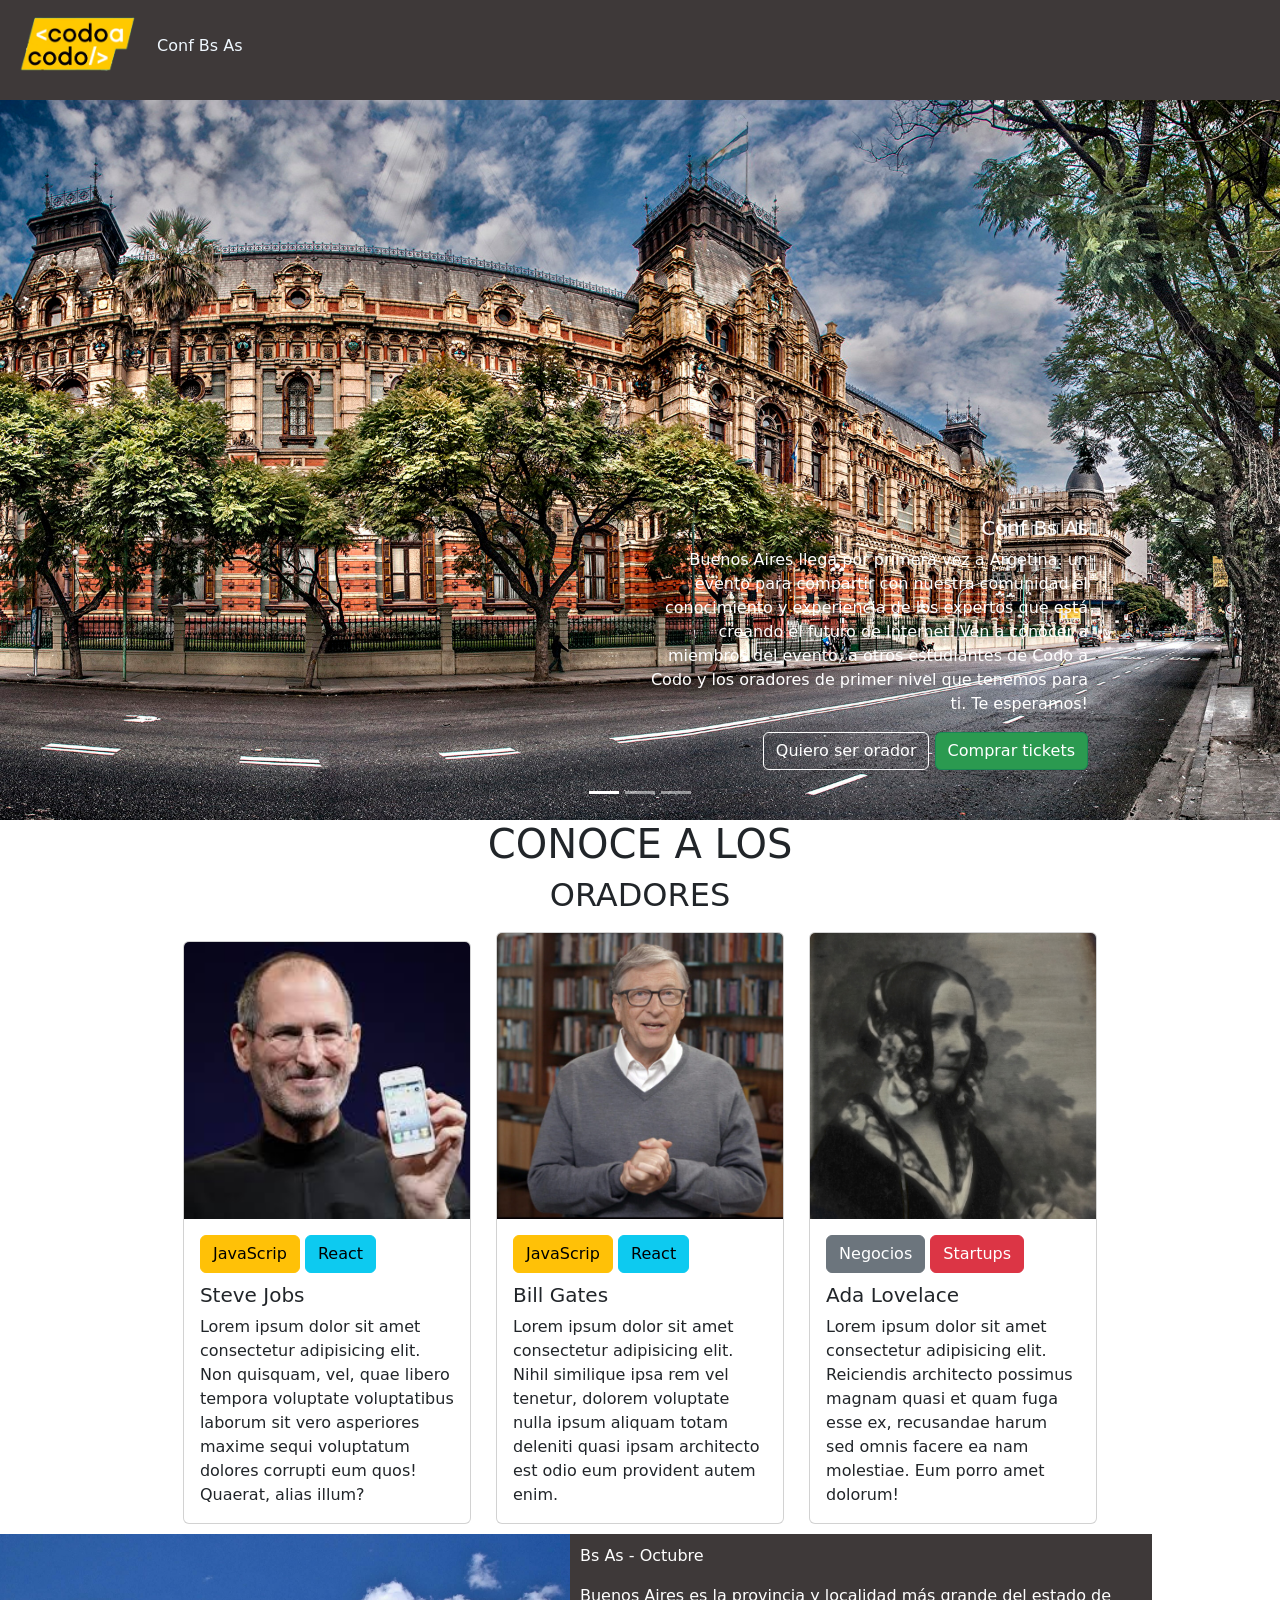
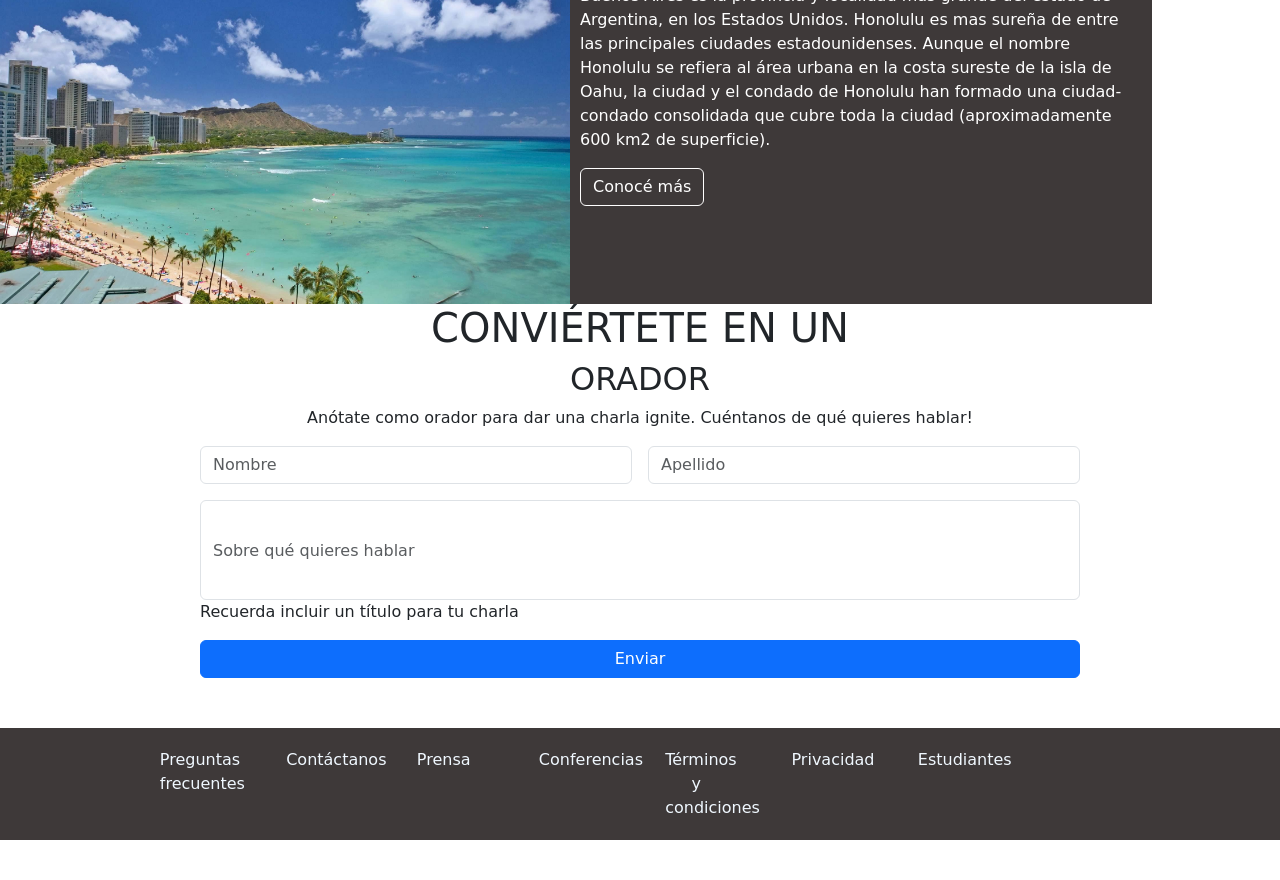
<file: index.html>
<!DOCTYPE html>
<html lang="es">
 
<head>
    <meta charset="UTF-8">
    <meta http-equiv="X-UA-Compatible" content="IE=edge">
    <meta name="viewport" content="width=device-width, initial-scale=1.0">
    <link href="https://cdn.jsdelivr.net/npm/bootstrap@5.1.3/dist/css/bootstrap.min.css" rel="stylesheet" integrity="sha384-1BmE4kWBq78iYhFldvKuhfTAU6auU8tT94WrHftjDbrCEXSU1oBoqyl2QvZ6jIW3" crossorigin="anonymous">
    <title>Integrador</title>
    <link rel="stylesheet" href="estilos.css">
</head>
<header>

    <nav class="nav">
        <img class="codo" src="codoacodo.png" alt="logo">
        <span class="bs">Conf Bs As</span>
        <span id="izquierda">
        <a  class="nav-link active" aria-current="page" href="#inicio">La conferencia</a>
        <a class="nav-link" href="#oradores">Los oradores</a>
        <a class="nav-link" href="#sacar">El lugar y la fecha</a>
        <a class="nav-link" href="#conv">Conviértete en orador</a>
        <a class="nav-link" id="dis" href="index.php">Comprar tickets</a>
      </span>
      </nav>
</header>
<body id="inicio">
  
  <div id="carouselExampleCaptions" class="carousel slide" data-bs-ride="carousel">
    <div class="carousel-indicators">
      <button type="button" data-bs-target="#carouselExampleCaptions" data-bs-slide-to="0" class="active" aria-current="true" aria-label="Slide 1"></button>
      <button type="button" data-bs-target="#carouselExampleCaptions" data-bs-slide-to="1" aria-label="Slide 2"></button>
      <button type="button" data-bs-target="#carouselExampleCaptions" data-bs-slide-to="2" aria-label="Slide 3"></button>
    </div>
    <div class="carousel-inner">
      <div class="carousel-item active">
        <img src="hawaii.jpg" class="d-block w-100" alt="hawaii">
        <div class="carousel-caption d-none d-md-block">
          <div class="izq">
          <h5>Conf Bs As</h5>
      
          <p>Buenos Aires llega por primera vez a Argetina. 
            un evento para compartir con nuestra comunidad el
            conocimiento y experiencia de los expertos que está
              creando el futuro de Internet.
              Ven a conocer a miembros del evento,
              a otros estudiantes de Codo a Codo y los
              oradores de primer nivel que tenemos para ti.
              Te esperamos!
          </p>
          <button type="button" class="btn btn-outline-" href="#conv" >Quiero ser orador</button>
          <button type="button" class="btn btn-success verde" href="index.php" >Comprar tickets</button>
        </div>
        </div>
      </div>
      <div class="carousel-item">
        <img src="hawaii2.jpg" class="d-block w-100" alt="hawaii2">
        <div class="carousel-caption d-none d-md-block">
          <h5>Second slide label</h5>
          <p>Some representative placeholder content for the second slide.</p>
        </div>
      </div>
      <div class="carousel-item">
        <img src="hawaii3.jpg" class="d-block w-100" alt="hawaii3">
        <div class="carousel-caption d-none d-md-block">
          <h5>Third slide label</h5>
          <p>Some representative placeholder content for the third slide.</p>
        </div>
      </div>
    </div>
    <button class="carousel-control-prev" type="button" data-bs-target="#carouselExampleCaptions" data-bs-slide="prev">
      <span class="carousel-control-prev-icon" aria-hidden="true"></span>
      <span class="visually-hidden">Previous</span>
    </button>
    <button class="carousel-control-next" type="button" data-bs-target="#carouselExampleCaptions" data-bs-slide="next">
      <span class="carousel-control-next-icon" aria-hidden="true"></span>
      <span class="visually-hidden">Next</span>
    </button>
  </div>

    <h1 id="oradores">CONOCE A LOS</h1>
    <h2>ORADORES</h2>

<div id="centrar">
        <div class="card" style="width: 18rem;">
          <img src="steve.jpg" class="card-img-top" alt="...">
          <div class="card-body">
            <button type="button" class="btn btn-warning">JavaScrip</button>
            <button type="button" class="btn btn-info">React</button>
            <h5 class="card-title">Steve Jobs</h5>
            <p class="card-text">Lorem ipsum dolor sit amet consectetur adipisicing elit. Non quisquam, vel, quae libero tempora voluptate voluptatibus laborum sit vero asperiores maxime sequi voluptatum dolores corrupti eum quos! Quaerat, alias illum?</p>
          </div>
        </div>
        <div class="card" style="width: 18rem;">
          <img src="bill.jpg" class="card-img-top" alt="...">
          <div class="card-body">
            <button type="button" class="btn btn-warning">JavaScrip</button>
            <button type="button" class="btn btn-info">React</button>
            <h5 class="card-title">Bill Gates</h5>
            <p class="card-text">Lorem ipsum dolor sit amet consectetur adipisicing elit. Nihil similique ipsa rem vel tenetur, dolorem voluptate nulla ipsum aliquam totam deleniti quasi ipsam architecto est odio eum provident autem enim.</p>
          </div>
        </div>
        <div class="card" style="width: 18rem;">
          <img src="ada.jpeg" class="card-img-top" alt="...">
          <div class="card-body">
            <button type="button" class="btn btn-secondary">Negocios</button>
            <button type="button" class="btn btn-danger">Startups</button>
            <h5 class="card-title">Ada Lovelace</h5>
            <p class="card-text">Lorem ipsum dolor sit amet consectetur adipisicing elit. Reiciendis architecto possimus magnam quasi et quam fuga esse ex, recusandae harum sed omnis facere ea nam molestiae. Eum porro amet dolorum!</p>
          </div>
        </div>
</div>

        <div class="container" id="sacar">
          <div class="row">
                  <div class="col-6">
                    <img class="tamaño" src="honolulu.jpg" alt="honolulu">
                  </div>
                  <div class="col-6"; id="gris">
                    <p>Bs As - Octubre</p>
                    <p>Buenos Aires es la provincia
                      y localidad más grande del estado de Argentina, en
                      los Estados Unidos. Honolulu es mas sureña de entre
                      las principales ciudades estadounidenses. Aunque el
                      nombre Honolulu se refiera al área urbana en la costa sureste
                      de la isla de Oahu, la ciudad y el condado de Honolulu han
                      formado una ciudad-condado consolidada que cubre toda la ciudad
                      (aproximadamente 600 km2 de superficie).
                    </p>
                    <button type="button" class="btn btn-outline-">Conocé más</button>
                  </div>
            </div>
         </div>

         <h1 id="conv">CONVIÉRTETE EN UN</h1>
         <h2>ORADOR</h2>
         <P id="centrar">Anótate como orador para dar una charla ignite.
          Cuéntanos de qué quieres hablar!
         </P>

       <form class="mar">
         <div class="row g-3">
          <div class="col">
            <input type="text" class="form-control" placeholder="Nombre" aria-label="Nombre">
          </div>
          <div class="col">
            <input type="text" class="form-control" placeholder="Apellido" aria-label="Apellido">
          </div>
          <div class="col-12">
            <input type="text" class="form-control" id="mas" placeholder="Sobre qué quieres hablar" aria-label="Sobre qué quieres hablar">
          </div>
        </div>
        <p>Recuerda incluir un título para tu charla</p>
        <div class="d-grid gap-2">
        <button type="submit" class="btn btn-primary">Enviar</button>
      </div>
       </form>   
</body>
<footer>
  <div class="container">
    <div id="foo" class="row">
            <div class="col-1">
              <a class="nav-link" href="#">Preguntas frecuentes</a>
             </div>
             <div class="col-1">
              <a class="nav-link" href="#">Contáctanos</a>
             </div>
             <div class="col-1">
              <a class="nav-link" href="#">Prensa</a>
             </div>
             <div class="col-1">
              <a class="nav-link" href="#">Conferencias</a>
             </div>
             <div class="col-1">
              <a id="f" class="nav-link" href="#">Términos y condiciones</a>
             </div>
             <div class="col-1">
              <a class="nav-link" href="#">Privacidad</a>
             </div>
             <div class="col-1">
              <a class="nav-link" href="#">Estudiantes</a>
             </div>
            </div>
    </div>

</footer>
</html>
</file>
<file: estilos.css>
*{margin: 0;padding: 0;}
nav{background-color: rgb(62, 57, 57);
    width: 100%;
    height: 100px;

}
.nav-link{color:aliceblue}
#dis{color:rgb(43, 154, 80)}
.codo{height: 90px;}
.bs{color: aliceblue;
margin-top: 34px;}

#izquierda{
    color:rgb(255, 255, 255);
    margin-left: 20%; 
    margin-top:24px;
    padding: 10px;
    display: inline-flex;

}
.hawaii{
    width: 100%;
}

h1{text-align: center;}
h2{text-align: center;}
.centr{text-align: center;}

.stev{width: 100%;padding-bottom: 10px;}

.col-4{border: solid 2px gainsboro;
padding: 0px;margin: 10px;}

.texto{padding: 10px;}
.arriba{padding-top: 10px;}

.tamaño{width: 100%;}

#gris{background-color:rgb(62, 57, 57);
    color: white;margin: 0px;padding: 10px;}
#sacar{margin: 0px; padding: 0px;
   ;}
   .col-6{padding: 0px; margin: 0px;}

   .container{margin:0px;}


.card{display: inline-block;
    margin: 10px;
    text-align: left
}
#centrar{
    ;text-align: center;
}

.btn{margin-bottom: 10px;}

.izq{text-align:right;
    position: relative;
    left: 50%;
    width: 50%;;}

    .verde{background-color: rgb(43, 154, 80);}
    .btn-outline-{color: rgb(255, 255, 255);
        border:solid 1px rgb(255, 255, 255);}
.mar{margin-left: 200px
    ;margin-right: 200px;}

    #mas{height: 100px; ;}

footer{background-color: rgb(62, 57, 57);
color:white; 
text-align: center;
}

.col-1{text-align: center;margin: 20px;}
#foo{text-align: center;
    justify-content: center;
  
margin:40px}
#f{justify-items: center;}

.borde{
    border: solid rgb(123, 123, 248);
    width: 250px;
    height: 200px;
    text-align: center;
    padding-top: 20px;
    margin: 10px;
    padding: 20px;
    margin-top: 50px;

}
.dis{border-color: rgb(252, 181, 94);}
.cen{
justify-content: center;}
</file>
